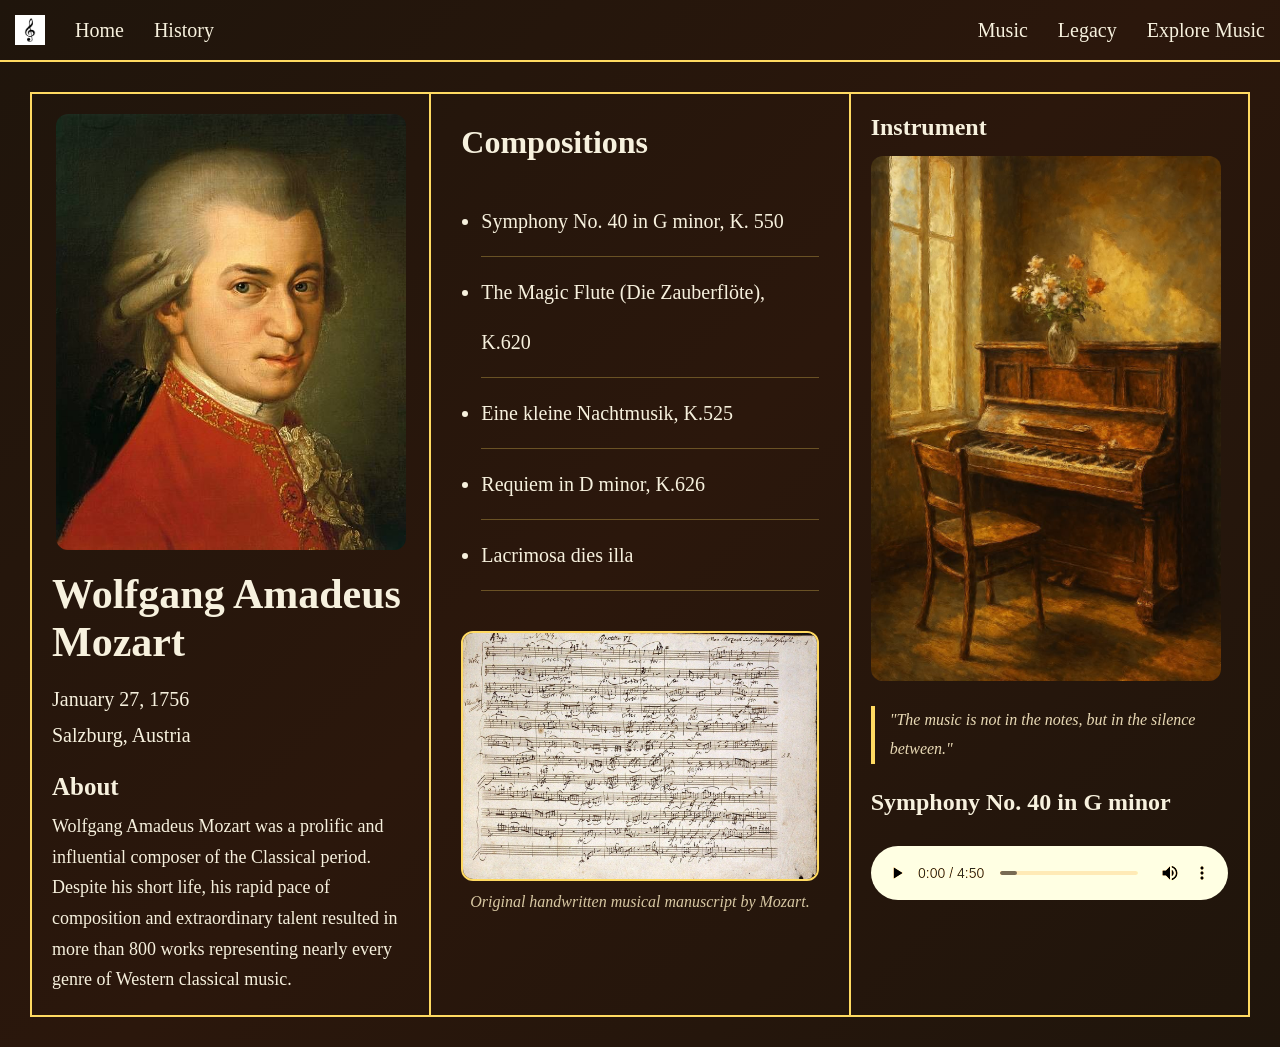
<file: index.html>
<!DOCTYPE html>
<html lang="en">
<head>
    <meta charset="UTF-8">
    <meta name="viewport" content="width=device-width, initial-scale=1.0">
    <title>Mozart</title>
    <link rel="stylesheet" href="hi.css">
</head>
<body>

    <div class="navbar">
        <div class="left">
            <img class="music" src="music1.jpg" alt="">
            <span>Home</span>
            <span>History</span>
        </div>

        <div class="right">
            <span>Music</span>
            <span>Legacy</span>
            <span>Explore Music</span>
        </div>
    </div>

    <div class="herosection">

        <!-- LEFT SECTION -->
        <div class="hero1">

            <img class="moz" src="mozart.jpg" alt="Mozart">

            <h2 class="head">
                Wolfgang Amadeus Mozart
            </h2>

            <div class="amaad">
                <span>January 27, 1756</span><br>
                <span>Salzburg, Austria</span>
            </div>

            <h3 class="amad1">About</h3>

            <p class="amad">
                Wolfgang Amadeus Mozart was a prolific and influential
                composer of the Classical period. Despite his short life,
                his rapid pace of composition and extraordinary talent
                resulted in more than 800 works representing nearly every
                genre of Western classical music.
            </p>

        </div>

        <!-- MIDDLE SECTION -->
        <div class="compositions">

            <h2 class="comp">Compositions</h2>

            <ul class="comp2">
                <li>Symphony No. 40 in G minor, K. 550</li>
                <li>The Magic Flute (Die Zauberflöte), K.620</li>
                <li>Eine kleine Nachtmusik, K.525</li>
                <li>Requiem in D minor, K.626</li>
                <li>Lacrimosa dies illa</li>
            </ul>
            <img class="manuscript" src="manuscript2.jpg" alt="Mozart Manuscript">

<p class="manu-text">
    Original handwritten musical manuscript by Mozart.
</p>

        </div>

        <!-- RIGHT SECTION -->
        <div class="instrument">

            <h2>Instrument</h2>

            <img class="piano" src="piano1.jpg" alt="Piano">

            <p class="quote">
                "The music is not in the notes, but in the silence between."
            </p>

            <h2>Symphony No. 40 in G minor</h2>

            <audio controls>
                <source src="Wolfgang_Amadeus_Mozart_-_Klaviersonate_C-Dur_KV_330_(300h)_-_2-_Andante_cantabile_-_Schmidt_2000.ogg"
                    type="audio/ogg">
            </audio>

        </div>

    </div>

</body>
</html>
</file>
<file: hi.css>
*{
    margin:0;
    padding:0;
    box-sizing:border-box;
}

body{
   
    color:#F7F1DE;
    font-family:Georgia, serif;
}
body{
    background:
    linear-gradient(
        135deg,
        #1f150c,
        #2b170c,
        #1f150c
    );
}

/* NAVBAR */

.navbar{
    display:flex;
    justify-content:space-between;
    align-items:center;
    padding:15px;
    border-bottom:2px solid #FFDA62;
}

.left,
.right{
    display:flex;
    gap:30px;
    align-items:center;
    font-size:20px;
}

.music{
    height:30px;
    width:30px;
    background:#F7F1DE;
}

/* HERO SECTION */

.herosection{
    display:flex;
    justify-content:space-between;
    align-items:stretch;
    margin:30px;
    border:2px solid #FFDA62;
}

/* LEFT */

.hero1{
    flex: 1;
    padding:20px;
    border-right:2px solid #FFDA62;
}
.hero1,
.compositions,
.instrument{
    transition:0.3s;
}

.hero1:hover,
.compositions:hover,
.instrument:hover{
    transform:translateY(-4px);
}
.moz{
    width:100%;
    max-width:350px;
    display:block;
    margin:auto;
    border-radius:10px;
}


.moz:hover{
    transform:translateY(-5px);
    transition:0.3s;
}

.head{
    font-size:42px;
    margin-top:20px;
}

.amaad{
    margin-top:15px;
    font-size:20px;
    line-height:1.8;
}

.amad1{
    margin-top:20px;
    font-size:25px;
}

.amad{
    margin-top:10px;
    font-size:18px;
    line-height:1.7;
}

/* MIDDLE */

.compositions{
    
    flex:1;

    padding:30px;
    border-right:2px solid #FFDA62;

    display:flex;
    flex-direction:column;
}

.comp{
    font-size:32px;
    margin-bottom:25px;
}

.comp2{
    font-size:20px;
    line-height:2.5;
    padding-left:20px;
}

/* RIGHT */

.instrument{
    flex: 1;
    padding:20px;
}
.instrument:hover{
    transform:translateY(-5px);
    transition:0.3s;
}

.instrument h2{
    margin-bottom:15px;
}

.piano{
    width:100%;
    max-width:350px;
    display:block;
}


.quote{
    margin:25px 0;
    padding-left:15px;
    border-left:4px solid #FFDA62;
    font-style:italic;
    line-height:1.8;
    color:#E8D9B5;
}

audio{
    margin-top:15px;
    width:100%;
     filter: sepia(100%);
}
.manuscript{
    width:100%;
    margin-top:40px;
    max-height: 250px;
    border-radius:10px;
    object-fit: cover;
    display:block;
    border: 2px solid #FFDA62;
    transition:0.3s;
}


.manuscript:hover{
    transform:scale(1.02);
}

.manu-text{
    margin-top:12px;
    text-align:center;
    font-style:italic;
    color:#d8c8a3;
}
.comp2 li{
    border-bottom:1px solid rgba(255,218,98,0.3);
    padding:10px 0;
}
.moz,
.piano,
.manuscript{
    border-radius:12px;
}
/* =========================
   TABLET
   ========================= */

@media (max-width: 1024px){

    .herosection{
        flex-wrap:wrap;
    }

    .hero1{
        width:50%;
        border-right:2px solid #FFDA62;
    }

    .compositions{
        width:50%;
        border-right:none;
    }

    .instrument{
        width:100%;
        border-top:2px solid #FFDA62;
    }

}

/* =========================
   MOBILE
   ========================= */

@media (max-width: 768px){

    .navbar{
        flex-direction:column;
        gap:15px;
        padding:20px;
    }

    .left,
    .right{
        gap:15px;
        font-size:16px;
        flex-wrap:wrap;
        justify-content:center;
    }

    .herosection{
        flex-direction:column;
        margin:15px;
    }

    .hero1,
    .compositions,
    .instrument{
        width:100%;
        border-right:none;
        border-bottom:2px solid #FFDA62;
    }

    .instrument{
        border-bottom:none;
    }

    .head{
        font-size:32px;
    }

    .comp{
        font-size:28px;
    }

    .comp2{
        font-size:18px;
    }

    .moz,
    .piano,
    .manuscript{
        width:100%;
        max-width:100%;
    }

    audio{
        width:100%;
    }

}
</file>
